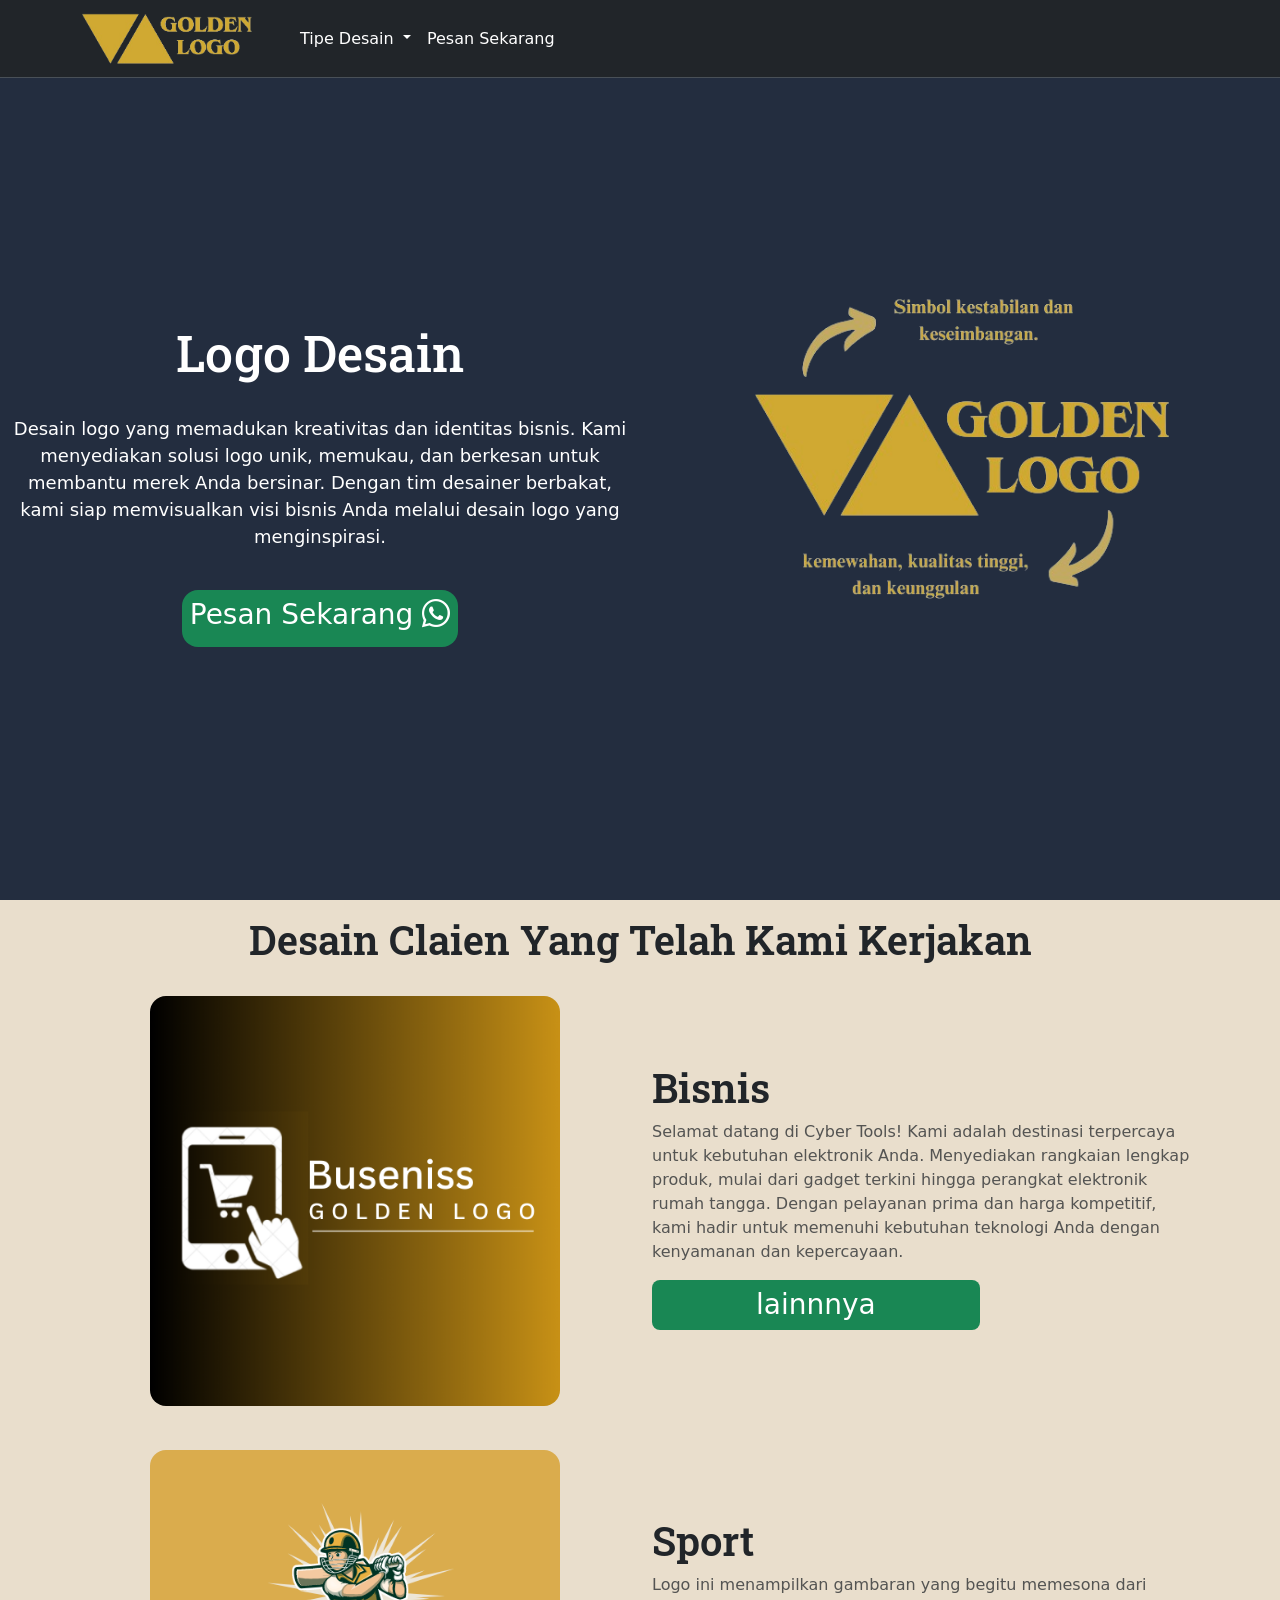
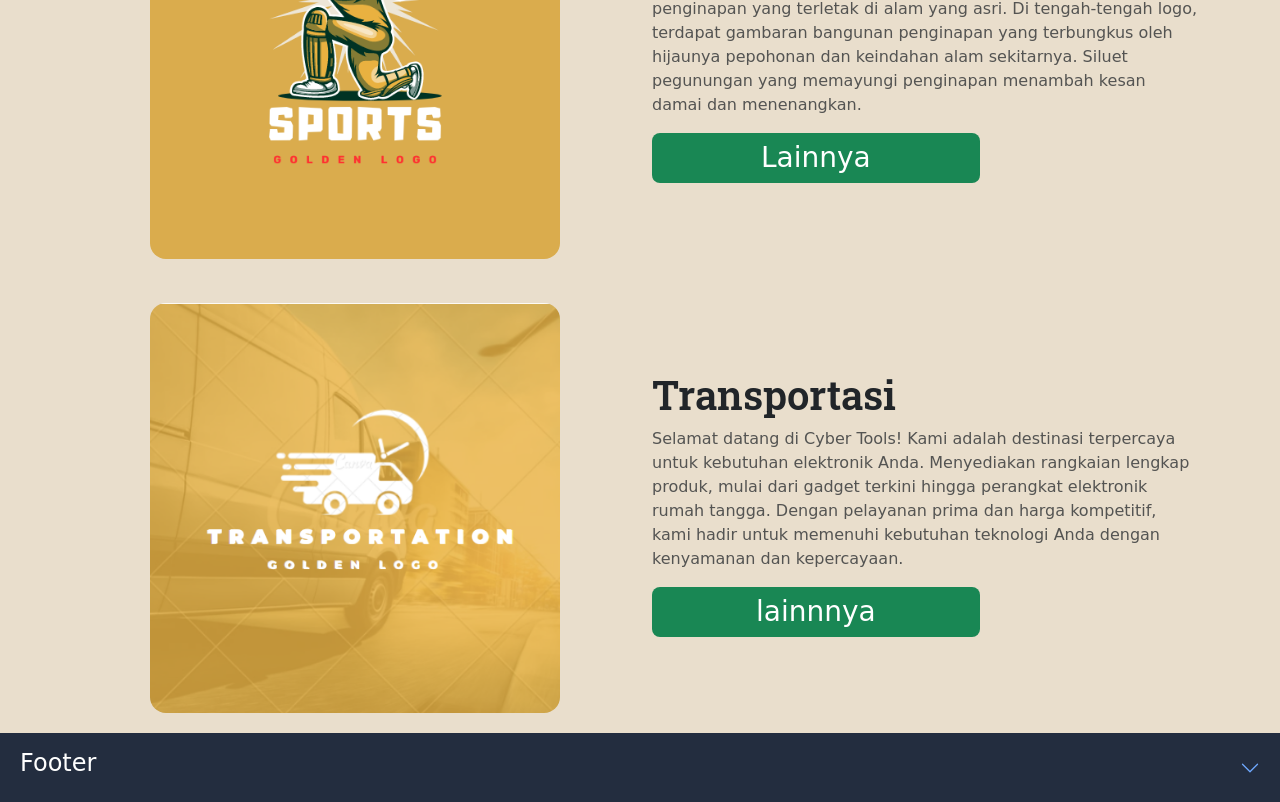
<file: index.html>
<!DOCTYPE html>
<html lang="en">
  <head>
    <meta charset="UTF-8" />
    <meta name="viewport" content="width=device-width, initial-scale=1.0" />
    <title>GOLDEN LOGO</title>
    <link rel="website icon" type="png" href="img/GOLDEN HOUR.png" />
    <link rel="stylesheet" href="bootstrap-5.3.2/css/bootstrap.min.css" />
    <link rel="stylesheet" href="style.css" />
    <link
      rel="stylesheet"
      href="https://cdn.jsdelivr.net/npm/bootstrap-icons@1.11.3/font/bootstrap-icons.min.css"
    />
    <link rel="preconnect" href="https://fonts.googleapis.com" />
    <link rel="preconnect" href="https://fonts.gstatic.com" crossorigin />
    <link
      href="https://fonts.googleapis.com/css2?family=Roboto+Slab:wght@500&display=swap"
      rel="stylesheet"
    />
  </head>
  <body>
    <nav
      class="navbar navbar-expand-lg bg-dark border-bottom border-body fixed-top"
      data-bs-theme="dark"
    >
      <div class="container">
        <div class="navbar-brand" href="#">
          <a href="home.html"><img src="img/logo.png" class="me-4" width="170px" alt="" /></a>
        </div>
        <button
          class="navbar-toggler"
          type="button"
          data-bs-toggle="collapse"
          data-bs-target="#navbarNav"
          aria-controls="navbarNav"
          aria-expanded="false"
          aria-label="Toggle navigation"
        >
          <span class="navbar-toggler-icon"></span>
        </button>
        <div class="collapse navbar-collapse" id="navbarNav">
          <ul class="navbar-nav">
            <li class="nav-item dropdown">
              <a
                class="nav-link dropdown-toggle text-white"
                href="#"
                role="button"
                data-bs-toggle="dropdown"
                aria-expanded="false"
              >
                Tipe Desain
              </a>
              <ul class="dropdown-menu">
                <li><a class="dropdown-item" href="sport.html">Sports</a></li>
                <li><a class="dropdown-item" href="bisnis.html">Bisnis</a></li>
                <li>
                  <a class="dropdown-item" href="trnasportasi.html">Transportasi</a>
                </li>
              </ul>
            </li>

            <li class="nav-item">
              <a class="nav-link text-white " href="pesan.html">Pesan Sekarang</a>
            </li>
          
          </ul>
        </div>
      </div>
    </nav>

    <div class="content">
      <div class="home-article container-fluid">
        <div class="row row-home">
          <div class="col-md-6 info">
            <h1 class="text-white text-center">Logo Desain</h1>
            <br />
            <p class="text-center text-white">
              Desain logo yang memadukan kreativitas dan identitas bisnis. Kami
              menyediakan solusi logo unik, memukau, dan berkesan untuk membantu
              merek Anda bersinar. Dengan tim desainer berbakat, kami siap
              memvisualkan visi bisnis Anda melalui desain logo yang
              menginspirasi.
            </p>
            <br />
            <a href="https://api.whatsapp.com/send?phone=6285792880890&text=Hallo%20ada%20yang%20bisa%20saya%20bantu%F0%9F%99%8F" class="bg-success p-2 rounded-4 " style="color: white; text-decoration: none">
              <h3 class="">
                 Pesan Sekarang
                 <i class="bi bi-whatsapp"></i>
              </h3>
            </a>
          </div>
          <div class="col-md-6 info">
            <img
              class="about-img"
              src="img/desain-removebg.png"
              width="75%"
              alt=""
            />
          </div>
        </div>
      </div>
      <!-- desain -->
      <div class="container">
        <h1 class="text-center mt-3">Desain Claien Yang Telah Kami Kerjakan</h1>
                <!-- desain bisnis -->
                <div class="row row-desain">
                  <div class="col-md-6 g-4 col-desain">
                    <img src="img/log_bisnis/Legion (1).png" width="75%" class="rounded-4" alt="" />
                  </div>
                  <div class="col-md-6 g-4 col-desain">
                    <span class="">
                      <h1>Bisnis</h1>
                      <p class="text-body-secondary">
                        Selamat datang di Cyber Tools! Kami adalah destinasi terpercaya
                        untuk kebutuhan elektronik Anda. Menyediakan rangkaian lengkap
                        produk, mulai dari gadget terkini hingga perangkat elektronik
                        rumah tangga. Dengan pelayanan prima dan harga kompetitif, kami
                        hadir untuk memenuhi kebutuhan teknologi Anda dengan kenyamanan
                        dan kepercayaan.
                      </p>
                      <a href="bisnis.html" style="text-decoration: none;"><h3 class="bg-success p-2 rounded-3 text-white">lainnnya</h3></a>
                    </span>
                  </div>
                </div>
        <!-- desain sports -->
        <div class="row row-desain">
          <div class="col-md-6 g-4 col-desain">
            <img src="img/logo_sport/Legion.png" width="75%" class="rounded-4" alt="" />
          </div>
          <div class="col-md-6 g-4 col-desain">
            <span class="">
              <h1>Sport</h1>
              <p class="text-body-secondary">
                Logo ini menampilkan gambaran yang begitu memesona dari
                penginapan yang terletak di alam yang asri. Di tengah-tengah
                logo, terdapat gambaran bangunan penginapan yang terbungkus oleh
                hijaunya pepohonan dan keindahan alam sekitarnya. Siluet
                pegunungan yang memayungi penginapan menambah kesan damai dan
                menenangkan.
              </p>
              <a href="sport.html" style="text-decoration: none;"><h3 class="bg-success p-2 rounded-3 text-white">Lainnya </h3></a>
            </span>
          </div>
        </div>
        <!-- desain transportasi -->
        <div class="row row-desain">
          <div class="col-md-6 g-4 col-desain">
            <img src="img/log_transportasi/Legion (2).png" width="75%" class="rounded-4" alt="" />
          </div>
          <div class="col-md-6 g-4 col-desain">
            <span class="">
              <h1>Transportasi</h1>
              <p class="text-body-secondary">
                Selamat datang di Cyber Tools! Kami adalah destinasi terpercaya
                untuk kebutuhan elektronik Anda. Menyediakan rangkaian lengkap
                produk, mulai dari gadget terkini hingga perangkat elektronik
                rumah tangga. Dengan pelayanan prima dan harga kompetitif, kami
                hadir untuk memenuhi kebutuhan teknologi Anda dengan kenyamanan
                dan kepercayaan.
              </p>
              <a href="trnasportasi.html" style="text-decoration: none;"><h3 class="bg-success p-2 rounded-3 text-white">lainnnya</h3></a>
            </span>
          </div>
        </div>
    </div>
    <!-- footer -->
     <div
          class="accordion accordion-flush"
          class="bg-dark border-body"
          data-bs-theme="dark"
          id="accordionFlushExample"
        >
          <div class="accordion-item">
            <h2 class="accordion-header">
              <button
                class="accordion-button collapsed"
                type="button"
                data-bs-toggle="collapse"
                data-bs-target="#flush-collapseOne"
                aria-expanded="false"
                aria-controls="flush-collapseOne"
              >
                <h4 class="text-center">Footer</h4>
              </button>
            </h2>
            <div
              id="flush-collapseOne"
              class="accordion-collapse collapse"
              data-bs-parent="#accordionFlushExample"
            >
              <div class="accordion-body text-center">
                <h5 class="text-center">
                  &copy;2024
                  <font style="color: #d0a933; text-transform: uppercase"
                    >Golden Logo</font
                  >
                </h5>
                Fron-end : Ifan Tri Julian Maulana <br />
                Desain & analis : Muhammad Abdillah Nashih & Daifullah Fadil Z.A
              </div>
            </div>
          </div>
    </div>


        <!-- like -->
        <script>
          document.addEventListener("DOMContentLoaded", function() {
            // Ambil semua elemen tombol like, like count, dan delete button
            var likeButtons = document.querySelectorAll(".likeButton");
            var likeCounts = document.querySelectorAll(".likeCount");
            var deleteButtons = document.querySelectorAll(".deleteButton");
        
            // Inisialisasi jumlah like dari local storage untuk setiap gambar
            for (var i = 0; i < likeCounts.length; i++) {
              var initialLikes = localStorage.getItem("likes_" + i);
              if (initialLikes) {
                likeCounts[i].textContent = initialLikes;
              }
            }
        
            // Tambahkan event listener untuk setiap tombol like
            likeButtons.forEach(function(button, index) {
              button.addEventListener("click", function() {
                // Ambil jumlah like saat ini
                var currentLikes = parseInt(likeCounts[index].textContent);
        
                // Tambah 1 ke jumlah like
                currentLikes++;
        
                // Update tampilan jumlah like
                likeCounts[index].textContent = currentLikes;
        
                // Simpan jumlah like ke local storage
                localStorage.setItem("likes_" + index, currentLikes);
              });
            });
        
            // Tambahkan event listener untuk setiap tombol delete
            deleteButtons.forEach(function(button, index) {
              button.addEventListener("click", function() {
                // Ambil jumlah like saat ini
                var currentLikes = parseInt(likeCounts[index].textContent);
        
                // Pastikan jumlah like tidak menjadi negatif
                if (currentLikes > 0) {
                  // Kurangi 1 dari jumlah like
                  currentLikes--;
        
                  // Update tampilan jumlah like
                  likeCounts[index].textContent = currentLikes;
        
                  // Simpan jumlah like ke local storage
                  localStorage.setItem("likes_" + index, currentLikes);
                }
              });
            });
          });
        </script>
    <script src="bootstrap-5.3.2/js/bootstrap.bundle.min.js"></script>
  </body>
</html>
<!-- di buat pada tanggal 2 februari 2024 -->
<!-- yang mahal bukan copas tapi ilmu !! -->
<!-- berikan identitas pembuat untuk menghargai -->
</file>
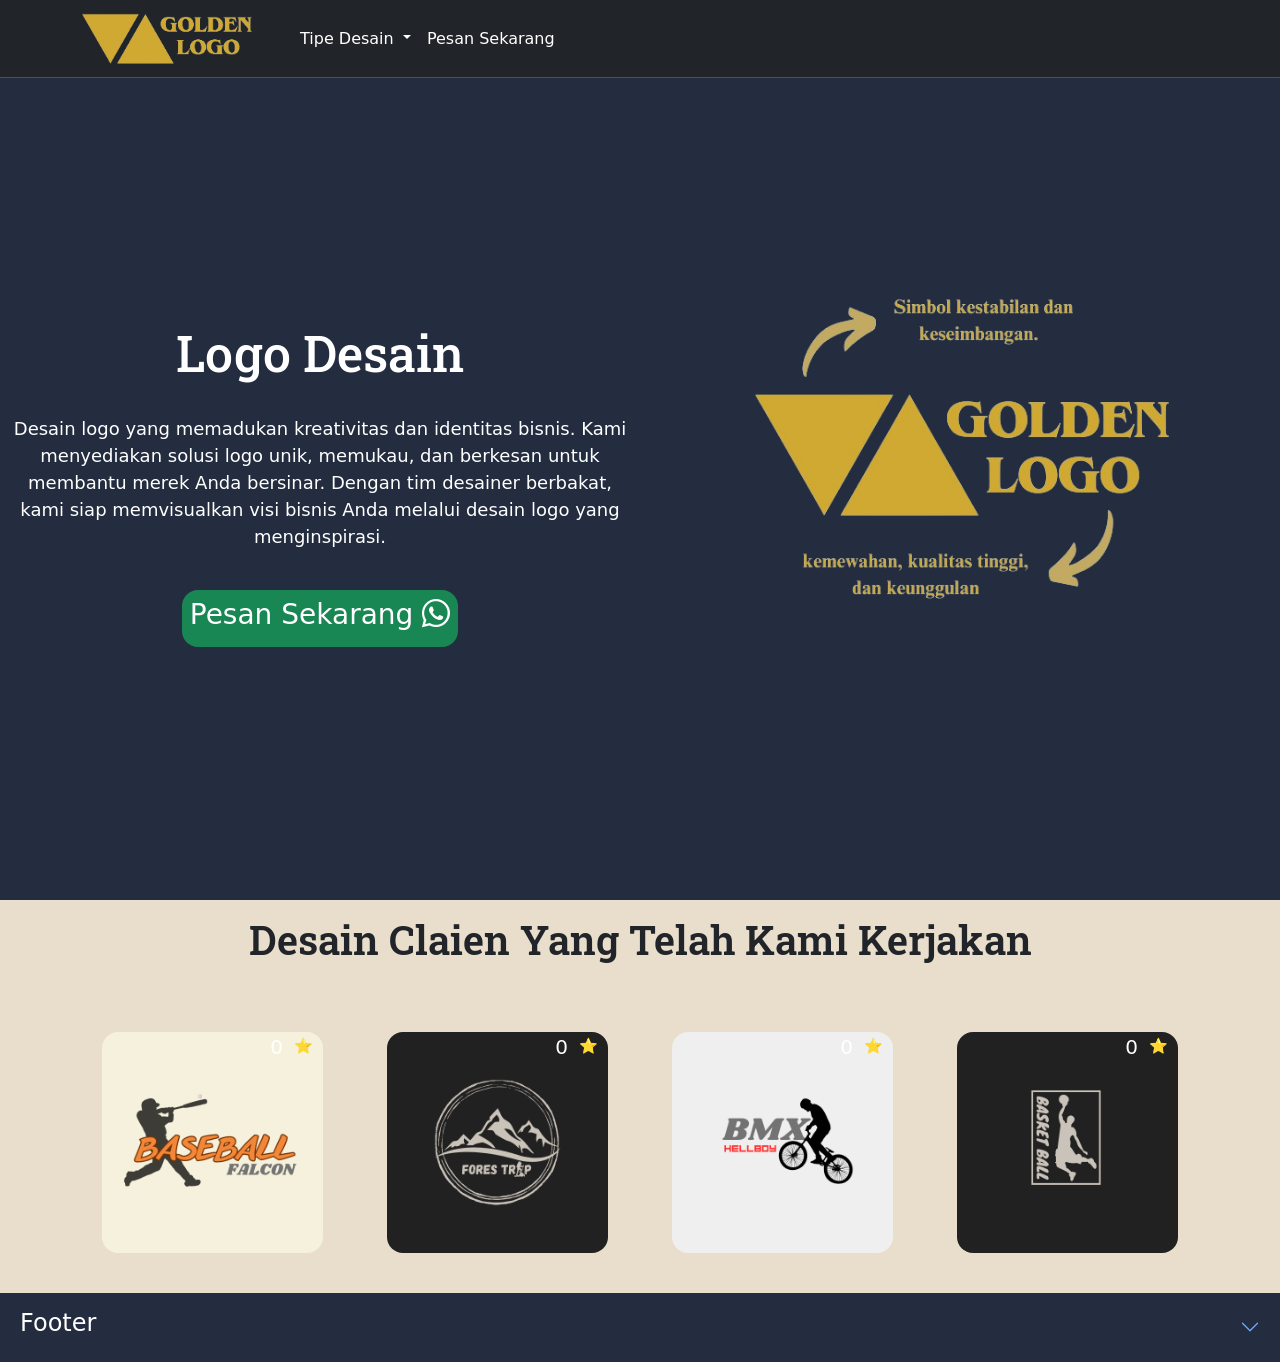
<file: sport.html>
<!DOCTYPE html>
<html lang="en">
  <head>
    <meta charset="UTF-8" />
    <meta name="viewport" content="width=device-width, initial-scale=1.0" />
    <title>GOLDEN LOGO</title>
    <link rel="website icon" type="png" href="img/GOLDEN HOUR.png" />
    <link rel="stylesheet" href="bootstrap-5.3.2/css/bootstrap.min.css" />
    <link rel="stylesheet" href="style.css" />
    <link
      rel="stylesheet"
      href="https://cdn.jsdelivr.net/npm/bootstrap-icons@1.11.3/font/bootstrap-icons.min.css"
    />
    <link rel="preconnect" href="https://fonts.googleapis.com" />
    <link rel="preconnect" href="https://fonts.gstatic.com" crossorigin />
    <link
      href="https://fonts.googleapis.com/css2?family=Roboto+Slab:wght@500&display=swap"
      rel="stylesheet"
    />
  </head>
  <body>
    <nav
      class="navbar navbar-expand-lg bg-dark border-bottom border-body fixed-top"
      data-bs-theme="dark"
    >
      <div class="container">
        <div class="navbar-brand" href="#">
          <a href="index.html"><img src="img/logo.png" class="me-4" width="170px" alt="" /></a>
        </div>
        <button
          class="navbar-toggler"
          type="button"
          data-bs-toggle="collapse"
          data-bs-target="#navbarNav"
          aria-controls="navbarNav"
          aria-expanded="false"
          aria-label="Toggle navigation"
        >
          <span class="navbar-toggler-icon"></span>
        </button>
        <div class="collapse navbar-collapse" id="navbarNav">
          <ul class="navbar-nav">
            <li class="nav-item dropdown">
              <a
                class="nav-link dropdown-toggle text-white"
                href="#"
                role="button"
                data-bs-toggle="dropdown"
                aria-expanded="false"
              >
                Tipe Desain
              </a>
              <ul class="dropdown-menu">
                <li><a class="dropdown-item" href="sport.html">Sports</a></li>
                <li><a class="dropdown-item" href="bisnis.html">Bisnis</a></li>
                <li>
                  <a class="dropdown-item" href="transportasi.html">Transportasi</a>
                </li>
              </ul>
            </li>

            <li class="nav-item">
              <a class="nav-link text-white" href="pesan.html">Pesan Sekarang</a>
            </li>
          </ul>
        </div>
      </div>
    </nav>

    <div class="content">
      <div class="home-article container-fluid">
        <div class="row row-home">
          <div class="col-md-6 info">
            <h1 class="text-white text-center">Logo Desain</h1>
            <br />
            <p class="text-center text-white">
              Desain logo yang memadukan kreativitas dan identitas bisnis. Kami
              menyediakan solusi logo unik, memukau, dan berkesan untuk membantu
              merek Anda bersinar. Dengan tim desainer berbakat, kami siap
              memvisualkan visi bisnis Anda melalui desain logo yang
              menginspirasi.
            </p>
            <br />
            <a href="pesan.html" class="bg-success p-2 rounded-4 " style="color: white; text-decoration: none">
              <h3 class="">
                 Pesan Sekarang
                 <i class="bi bi-whatsapp"></i>
              </h3>
            </a>
          </div>
          <div class="col-md-6 info">
            <img
              class="about-img"
              src="img/desain-removebg.png"
              width="75%"
              alt=""
            />
          </div>
        </div>
      </div>
      <!-- desain -->
      <div class="container">
        <h1 class="text-center mt-3 mb-5">Desain Claien Yang Telah Kami Kerjakan</h1>
        <!-- desain 1 -->
        <div class="row row-desain">
          <div class="col-md-3  col-desain">
            <div class="gambar-container">
              <img src="img/logo_sport/8.png" class="img-fluid rounded-4" width="" alt="Gambar 1">
              <button class="likeButton">⭐</button>
              <span class="likeCount">0</span>
              <!-- <button class="deleteButton">Delete</button> -->
            </div>
          </div>
          <div class="col-md-3  col-desain">
            <div class="gambar-container">
              <img src="img/logo_sport/5.png" class="img-fluid rounded-4" width="" alt="Gambar 1">
              <button class="likeButton">⭐</button>
              <span class="likeCount">0</span>
              <!-- <button class="deleteButton">Delete</button> -->
            </div>
          </div>
          <div class="col-md-3  col-desain">
            <div class="gambar-container">
              <img src="img/logo_sport/9.png" class="img-fluid rounded-4" width="" alt="Gambar 1">
              <button class="likeButton">⭐</button>
              <span class="likeCount">0</span>
              <!-- <button class="deleteButton">Delete</button> -->
            </div>
          </div>
          <div class="col-md-3  col-desain">
            <div class="gambar-container">
              <img src="img/logo_sport/6.png" class="img-fluid rounded-4" width="" alt="Gambar 1">
              <button class="likeButton">⭐</button>
              <span class="likeCount">0</span>
              <!-- <button class="deleteButton">Delete</button> -->
            </div>
          </div>

        </div>
        <!-- desain 2 -->
 
        <!-- desain 3 -->

      </div>
      <!-- footer -->
      <div
        class="accordion accordion-flush"
        class="bg-dark border-body"
        data-bs-theme="dark"
        id="accordionFlushExample"
      >
        <div class="accordion-item">
          <h2 class="accordion-header">
            <button
              class="accordion-button collapsed"
              type="button"
              data-bs-toggle="collapse"
              data-bs-target="#flush-collapseOne"
              aria-expanded="false"
              aria-controls="flush-collapseOne"
            >
              <h4 class="text-center">Footer</h4>
            </button>
          </h2>
          <div
            id="flush-collapseOne"
            class="accordion-collapse collapse"
            data-bs-parent="#accordionFlushExample"
          >
            <div class="accordion-body text-center">
              <h5 class="text-center">
                &copy;2024
                <font style="color: #d0a933; text-transform: uppercase"
                  >Golden Logo</font
                >
              </h5>
              Fron-end : Ifan Tri Julian Maulana <br />
              desainer & analis : Abdillah & Dafa
            </div>
          </div>
        </div>
      </div>
    </div>

         <!-- like -->
         <script>
          document.addEventListener("DOMContentLoaded", function() {
            // Ambil semua elemen tombol like, like count, dan delete button
            var likeButtons = document.querySelectorAll(".likeButton");
            var likeCounts = document.querySelectorAll(".likeCount");
            var deleteButtons = document.querySelectorAll(".deleteButton");
        
            // Inisialisasi jumlah like dari local storage untuk setiap gambar
            for (var i = 0; i < likeCounts.length; i++) {
              var initialLikes = localStorage.getItem("likes_" + i);
              if (initialLikes) {
                likeCounts[i].textContent = initialLikes;
              }
            }
        
            // Tambahkan event listener untuk setiap tombol like
            likeButtons.forEach(function(button, index) {
              button.addEventListener("click", function() {
                // Ambil jumlah like saat ini
                var currentLikes = parseInt(likeCounts[index].textContent);
        
                // Tambah 1 ke jumlah like
                currentLikes++;
        
                // Update tampilan jumlah like
                likeCounts[index].textContent = currentLikes;
        
                // Simpan jumlah like ke local storage
                localStorage.setItem("likes_" + index, currentLikes);
              });
            });
        
            // Tambahkan event listener untuk setiap tombol delete
            deleteButtons.forEach(function(button, index) {
              button.addEventListener("click", function() {
                // Ambil jumlah like saat ini
                var currentLikes = parseInt(likeCounts[index].textContent);
        
                // Pastikan jumlah like tidak menjadi negatif
                if (currentLikes > 0) {
                  // Kurangi 1 dari jumlah like
                  currentLikes--;
        
                  // Update tampilan jumlah like
                  likeCounts[index].textContent = currentLikes;
        
                  // Simpan jumlah like ke local storage
                  localStorage.setItem("likes_" + index, currentLikes);
                }
              });
            });
          });
        </script>
    <script src="bootstrap-5.3.2/js/bootstrap.bundle.min.js"></script>
  </body>
</html>
<!-- di buat pada tanggal 2 februari 2024 -->
<!-- yang mahal bukan copas tapi ilmu !! -->
<!-- berikan identitas pembuat untuk menghargai -->
</file>
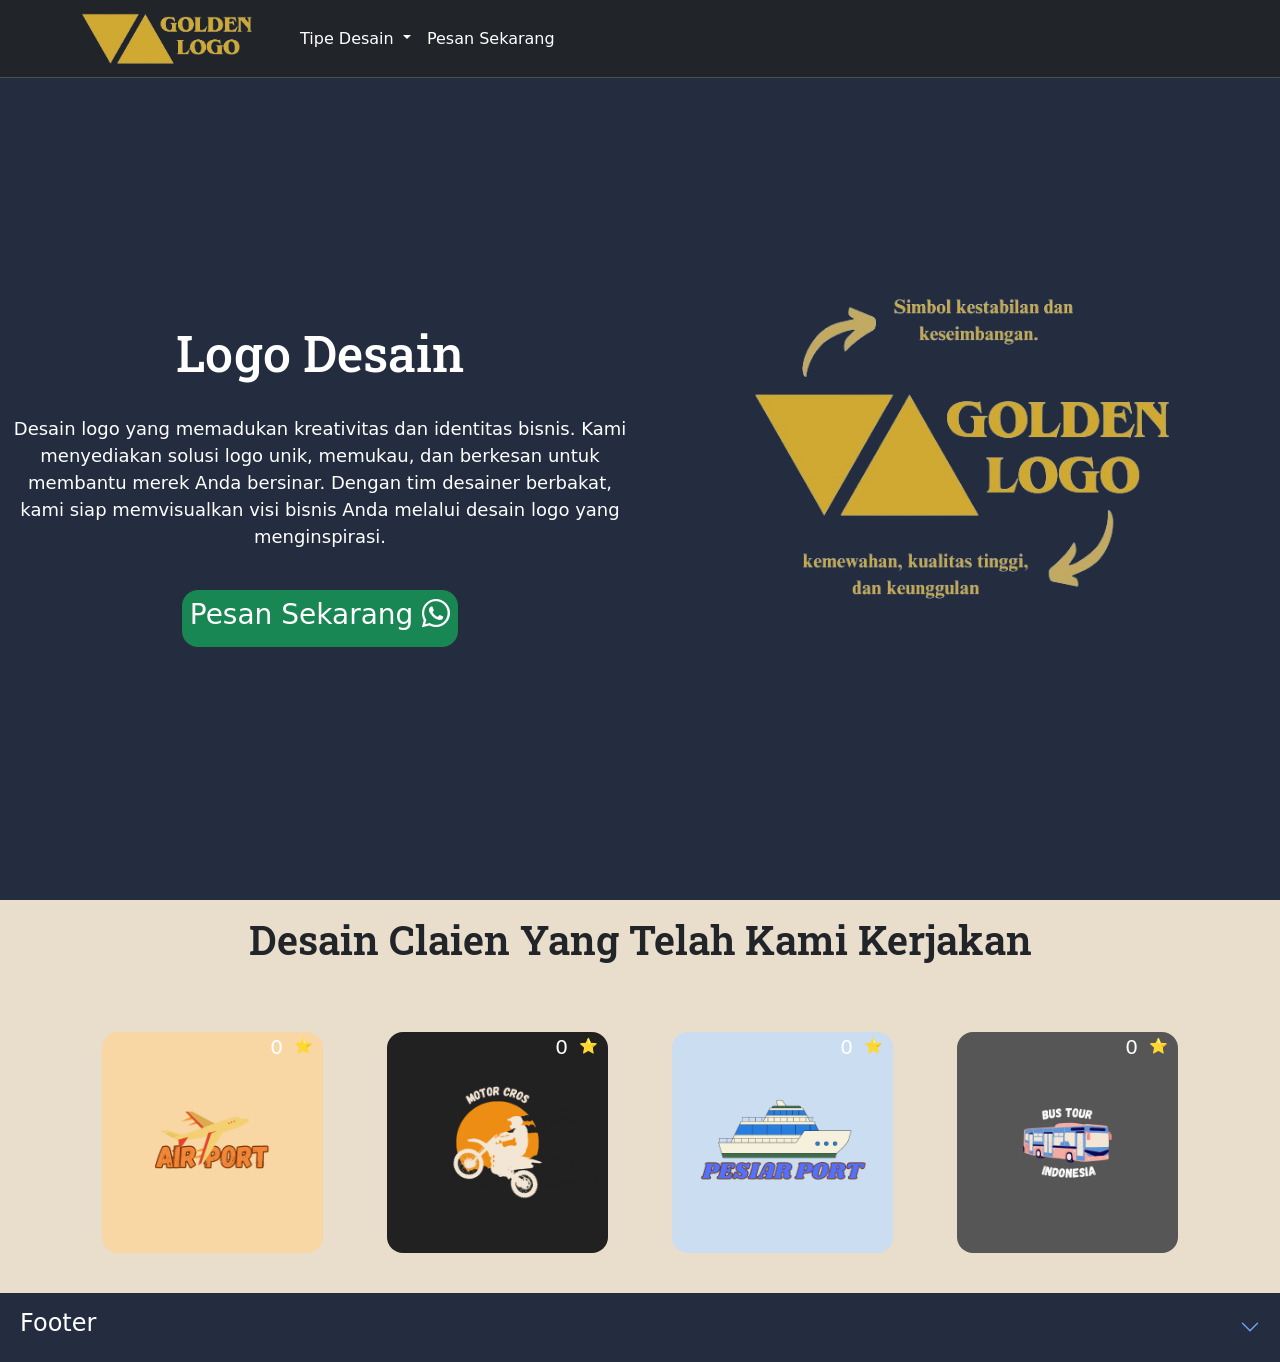
<file: transportasi.html>
<!DOCTYPE html>
<html lang="en">
  <head>
    <meta charset="UTF-8" />
    <meta name="viewport" content="width=device-width, initial-scale=1.0" />
    <title>GOLDEN LOGO</title>
    <link rel="website icon" type="png" href="img/GOLDEN HOUR.png" />
    <link rel="stylesheet" href="bootstrap-5.3.2/css/bootstrap.min.css" />
    <link rel="stylesheet" href="style.css" />
    <link
      rel="stylesheet"
      href="https://cdn.jsdelivr.net/npm/bootstrap-icons@1.11.3/font/bootstrap-icons.min.css"
    />
    <link rel="preconnect" href="https://fonts.googleapis.com" />
    <link rel="preconnect" href="https://fonts.gstatic.com" crossorigin />
    <link
      href="https://fonts.googleapis.com/css2?family=Roboto+Slab:wght@500&display=swap"
      rel="stylesheet"
    />
  </head>
  <body>
    <nav
      class="navbar navbar-expand-lg bg-dark border-bottom border-body fixed-top"
      data-bs-theme="dark"
    >
      <div class="container">
        <div class="navbar-brand" href="#">
          <a href="index.html"><img src="img/logo.png" class="me-4" width="170px" alt="" /></a>
        </div>
        <button
          class="navbar-toggler"
          type="button"
          data-bs-toggle="collapse"
          data-bs-target="#navbarNav"
          aria-controls="navbarNav"
          aria-expanded="false"
          aria-label="Toggle navigation"
        >
          <span class="navbar-toggler-icon"></span>
        </button>
        <div class="collapse navbar-collapse" id="navbarNav">
          <ul class="navbar-nav">
            <li class="nav-item dropdown">
              <a
                class="nav-link dropdown-toggle text-white"
                href="#"
                role="button"
                data-bs-toggle="dropdown"
                aria-expanded="false"
              >
                Tipe Desain
              </a>
              <ul class="dropdown-menu">
                <li><a class="dropdown-item" href="sport.html">Sports</a></li>
                <li><a class="dropdown-item" href="bisnis.html">Bisnis</a></li>
                <li>
                  <a class="dropdown-item" href="transportasi.html">Transportasi</a>
                </li>
              </ul>
            </li>

            <li class="nav-item">
              <a class="nav-link text-white" href="pesan.html">Pesan Sekarang</a>
            </li>
          </ul>
        </div>
      </div>
    </nav>


    <div class="content">
      <div class="home-article container-fluid">
        <div class="row row-home">
          <div class="col-md-6 info">
            <h1 class="text-white text-center">Logo Desain</h1>
            <br />
            <p class="text-center text-white">
              Desain logo yang memadukan kreativitas dan identitas bisnis. Kami
              menyediakan solusi logo unik, memukau, dan berkesan untuk membantu
              merek Anda bersinar. Dengan tim desainer berbakat, kami siap
              memvisualkan visi bisnis Anda melalui desain logo yang
              menginspirasi.
            </p>
            <br />
            <a href="pesan.html" class="bg-success p-2 rounded-4 " style="color: white; text-decoration: none">
              <h3 class="">
                 Pesan Sekarang
                 <i class="bi bi-whatsapp"></i>
              </h3>
            </a>
          </div>
          <div class="col-md-6 info">
            <img
              class="about-img"
              src="img/desain-removebg.png"
              width="75%"
              alt=""
            />
          </div>
        </div>
      </div>
      <!-- desain -->
      <div class="container">
        <h1 class="text-center mt-3 mb-5">Desain Claien Yang Telah Kami Kerjakan</h1>
        <!-- desain 1 -->
        <div class="row row-desain">
          <div class="col-md-3  col-desain">
            <div class="gambar-container">
              <img src="img/log_transportasi/21.png" class="img-fluid rounded-4" width="" alt="Gambar 1">
              <button class="likeButton">⭐</button>
              <span class="likeCount">0</span>
              <!-- <button class="deleteButton">Delete</button> -->
            </div>
          </div>
          <div class="col-md-3  col-desain">
            <div class="gambar-container">
              <img src="img/log_transportasi/9.png" class="img-fluid rounded-4" width="" alt="Gambar 1">
              <button class="likeButton">⭐</button>
              <span class="likeCount">0</span>
              <!-- <button class="deleteButton">Delete</button> -->
            </div>
          </div>
          <div class="col-md-3  col-desain">
            <div class="gambar-container">
              <img src="img/log_transportasi/22.png" class="img-fluid rounded-4" width="" alt="Gambar 1">
              <button class="likeButton">⭐</button>
              <span class="likeCount">0</span>
              <!-- <button class="deleteButton">Delete</button> -->
            </div>
          </div>
          <div class="col-md-3  col-desain">
            <div class="gambar-container">
              <img src="img/log_transportasi/8.png" class="img-fluid rounded-4" width="" alt="Gambar 1">
              <button class="likeButton">⭐</button>
              <span class="likeCount">0</span>
              <!-- <button class="deleteButton">Delete</button> -->
            </div>
          </div>

        </div>
        <!-- desain 2 -->

        <!-- desain 3 -->

      </div>
      <!-- footer -->
      <div
        class="accordion accordion-flush"
        class="bg-dark border-body"
        data-bs-theme="dark"
        id="accordionFlushExample"
      >
        <div class="accordion-item">
          <h2 class="accordion-header">
            <button
              class="accordion-button collapsed"
              type="button"
              data-bs-toggle="collapse"
              data-bs-target="#flush-collapseOne"
              aria-expanded="false"
              aria-controls="flush-collapseOne"
            >
              <h4 class="text-center">Footer</h4>
            </button>
          </h2>
          <div
            id="flush-collapseOne"
            class="accordion-collapse collapse"
            data-bs-parent="#accordionFlushExample"
          >
            <div class="accordion-body text-center">
              <h5 class="text-center">
                &copy;2024
                <font style="color: #d0a933; text-transform: uppercase"
                  >Golden Logo</font
                >
              </h5>
              Fron-end : Ifan Tri Julian Maulana <br />
              desainer & analis : Abdillah & Dafa
            </div>
          </div>
        </div>
      </div>
    </div>

         <!-- like -->
         <script>
          document.addEventListener("DOMContentLoaded", function() {
            // Ambil semua elemen tombol like, like count, dan delete button
            var likeButtons = document.querySelectorAll(".likeButton");
            var likeCounts = document.querySelectorAll(".likeCount");
            var deleteButtons = document.querySelectorAll(".deleteButton");
        
            // Inisialisasi jumlah like dari local storage untuk setiap gambar
            for (var i = 0; i < likeCounts.length; i++) {
              var initialLikes = localStorage.getItem("likes_" + i);
              if (initialLikes) {
                likeCounts[i].textContent = initialLikes;
              }
            }
        
            // Tambahkan event listener untuk setiap tombol like
            likeButtons.forEach(function(button, index) {
              button.addEventListener("click", function() {
                // Ambil jumlah like saat ini
                var currentLikes = parseInt(likeCounts[index].textContent);
        
                // Tambah 1 ke jumlah like
                currentLikes++;
        
                // Update tampilan jumlah like
                likeCounts[index].textContent = currentLikes;
        
                // Simpan jumlah like ke local storage
                localStorage.setItem("likes_" + index, currentLikes);
              });
            });
        
            // Tambahkan event listener untuk setiap tombol delete
            deleteButtons.forEach(function(button, index) {
              button.addEventListener("click", function() {
                // Ambil jumlah like saat ini
                var currentLikes = parseInt(likeCounts[index].textContent);
        
                // Pastikan jumlah like tidak menjadi negatif
                if (currentLikes > 0) {
                  // Kurangi 1 dari jumlah like
                  currentLikes--;
        
                  // Update tampilan jumlah like
                  likeCounts[index].textContent = currentLikes;
        
                  // Simpan jumlah like ke local storage
                  localStorage.setItem("likes_" + index, currentLikes);
                }
              });
            });
          });
</script>
    <script src="bootstrap-5.3.2/js/bootstrap.bundle.min.js"></script>
  </body>
</html>
<!-- di buat pada tanggal 2 februari 2024 -->
<!-- yang mahal bukan copas tapi ilmu !! -->
<!-- berikan identitas pembuat untuk menghargai -->
</file>
<file: style.css>
body,
*,
html {
  padding: 0;
  margin: 0;
  box-sizing: border-box;
}

body {
  background-color: #232d3f;
}

.navbar {
  background-color: #0f0f0f;
}
.navbar-brand {
  font-size: 30px;
}

/* nav .tipe-desain {
  border-bottom: 2px solid white;
} */

nav .pesan-sekarang {
  border-bottom: 2px solid white;
}

.content {
  background-color: #e9decc;
  z-index: 2222;
}

.home-article {
  height: 100vh;
  width: 100%;
}
.home-article .info {
  display: flex;
  justify-content: center;
  align-items: center;
  flex-direction: column;
}
.row-home {
  background-color: #232d3f;
  height: 100vh;
}
/* .pesan-green {
 display: flex;
 justify-content: center;
 align-items: center;
 gap: 10px;
 width: 100%;
} */

.info h1 {
  font-family: "Roboto Slab", serif;
  font-size: 50px;
  margin-top: 70px;
}
.info p {
  font-size: 18px;
}
.info a {
  display: flex;
  justify-content: center;
  align-items: center;
}

/* desain */
.container h1 {
  font-family: "Roboto Slab", serif;
  font-weight: 600;
}
.row-desain {
  margin-top: px;
  margin-bottom: 20px;
}
.row-desain span h3 {
  text-align: center;
  width: 60%;
}
.col-desain {
  display: flex;
  justify-content: center;
  align-items: center;
  flex-direction: column;
}
.col-desain h1 {
  text-align: left;
  margin-left: 0;
}

.accordion-button {
  background-color: #232d3f;
  color: white;
}

/* pesan */
.input-color {
  display: flex;
  justify-content: center;
  gap: 20px;
}

/* like */
.gambar-container {
  position: relative;
  display: inline-block;
  margin: 10px;
  padding: 10px;
}

.gambar-container img {
  /* max-width: 300px; */
  /* height: auto; */
}

.likeButton {
  position: absolute;
  top: 13px;
  right: 20px;
  border: none;
  font-size: 15px;
  border-radius: 5px;
  cursor: pointer;
  background-color: transparent;
}

.likeCount {
  position: absolute;
  color: white;
  top: 10px;
  right: 50px;
  font-size: 20px;
}

.deleteButton {
  position: absolute;
  top: 10px;
  right: 90px;
  background-color: #ff4d4d;
  color: white;
  padding: 5px 10px;
  border: none;
  border-radius: 5px;
  cursor: pointer;
}



@media (max-width: 540px) {
  .about-img {
    display: none;
  }
  .row-home {
    margin-top: 80px;
    background-color: #232d3f;
    height: 100vh;
  }
  .col-desain{
    margin-bottom: 25px;
  }
  .col-desain span{
    text-align: center;
  }
  .col-desain span h1{
    text-align: center;
  }
  .col-desain span h3{
    width: auto;
  }
  .gambar-container img {
    max-width: 300px;
    /* height: auto; */
  }
}

/* @media (max-width: 768px) {

  .row {
    margin-top: 80px;
    background-color: #232d3f;
    
  }
} */
</file>
